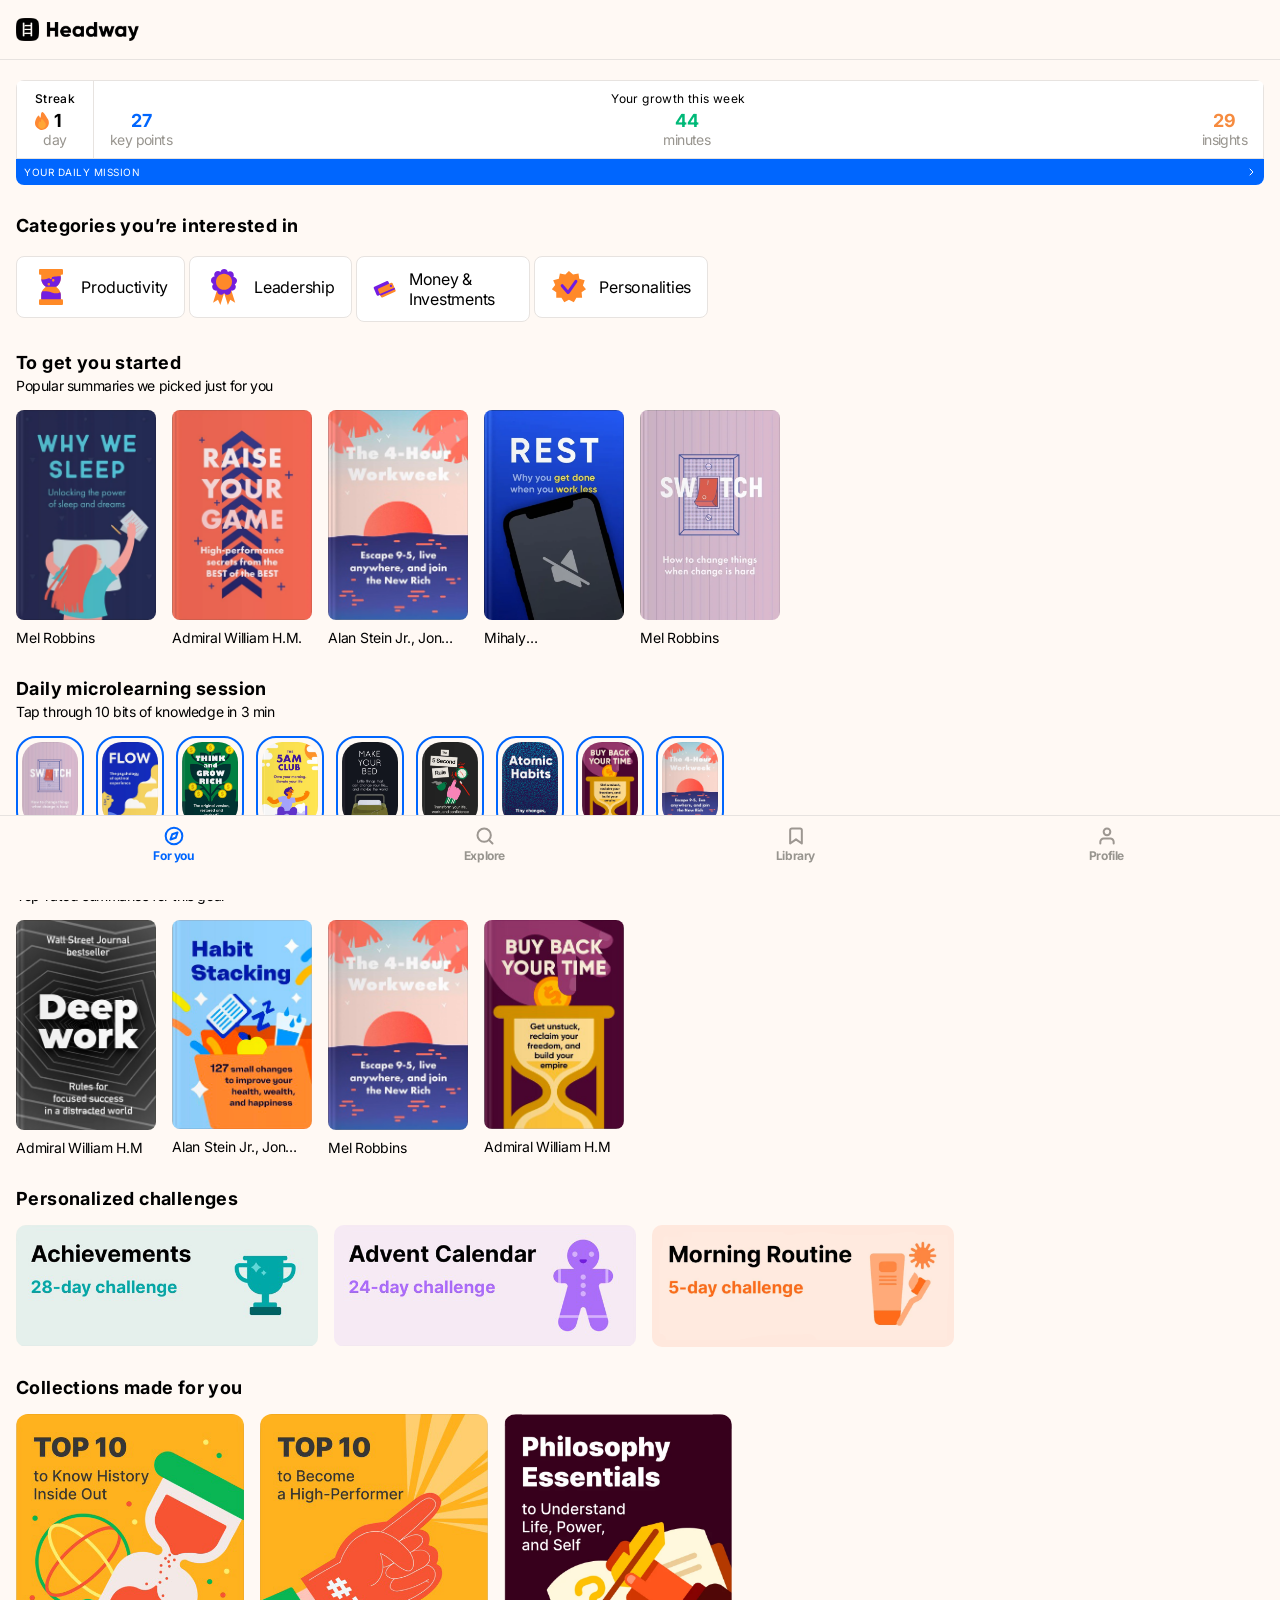
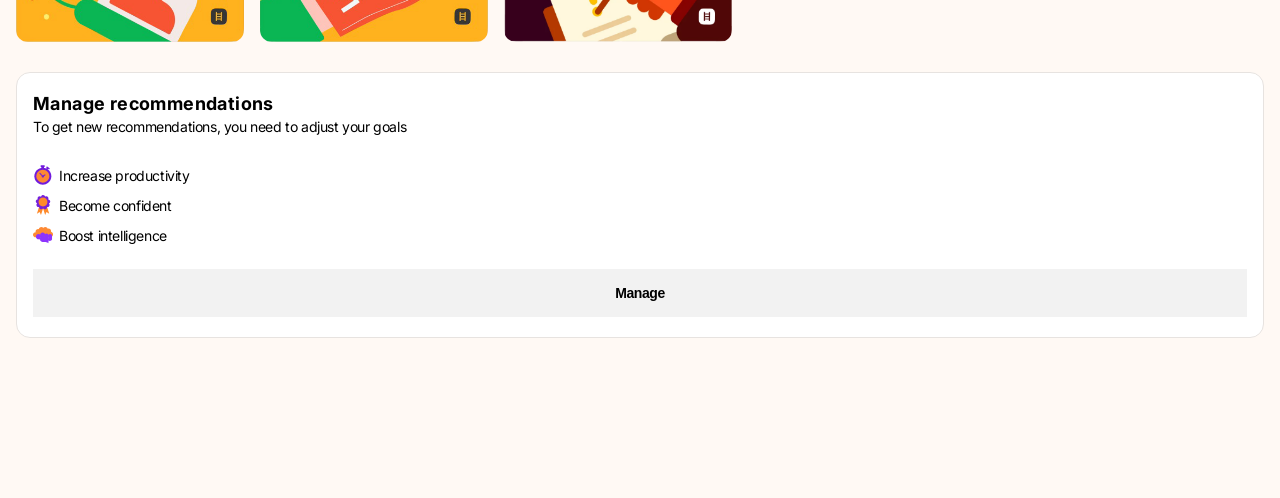
<file: index.html>
<!DOCTYPE html>
<html lang="en">
<head>
  <meta charset="UTF-8">
  <meta name="viewport" content="width=device-width, initial-scale=1.0">
  <title>headway</title>
  <script src="https://code.jquery.com/jquery-3.7.1.js" integrity="sha256-eKhayi8LEQwp4NKxN+CfCh+3qOVUtJn3QNZ0TciWLP4=" crossorigin="anonymous"></script>
  <script src="js/js_common.js" defer></script>
  <script src="js/js_index.js" defer></script>
  <link rel="stylesheet" href="css/page/index.css">
</head>
<body>
  <div id="wrap">
    <!-- header -->
    <header id="header">
      <div class="inner">
        <h1>
          <a href="index.html">
            <img src="img/logo.png" alt="headaway logo">
          </a>
        </h1>
      </div>
    </header>
    <!-- container -->
    <div id="contaienr">
      <section class="sec1">
        <div class="inner">
          <h2 class="ir_pm">current state</h2>
          <div class="growth-box">
            <div class="week-growth">
              <div class="streak">
                <p class="title">Streak</p>
                <div class="num-box">
                  <span class="fire-icon"></span>
                  <p class="num">1</p>
                </div>
                <p class="txt">day</p>
              </div>
              <div class="state">
                <p class="title">Your growth this week</p>
                <ul>
                  <li>
                    <p class="num">27</p>
                    <p class="txt">key points</p>
                  </li>
                  <li>
                    <p class="num">44</p>
                    <p class="txt">minutes</p>
                  </li>
                  <li>
                    <p class="num">29</p>
                    <p class="txt">insights</p>
                  </li>
                </ul>
              </div>
            </div>
            <div class="daily-growth">
              <a href="#">
                <span class="txt">YOUR DAILY MISSION</span>
                <img class="arrow-btn" src="img/icon/right-arrow-white.svg" alt="goto">
              </a>
            </div>
          </div>
        </div>
      </section>
      <section class="sec2">
        <div class="inner slider">
          <h2>Categories you’re interested in</h2>
          <div class="frame">
            <ul class="category-slider">
              <li>
                <a href="sub1.html">
                  <span class="icon"></span>
                  <span class="txt">Productivity</span>
                </a>
              </li>
              <li>
                <a href="sub1.html">
                  <span class="icon"></span>
                  <span class="txt">Leadership</span>
                </a>
              </li>
              <li>
                <a href="sub1.html">
                  <span class="icon"></span>
                  <span class="txt">Money & Investments</span>
                </a>
              </li>
              <li>
                <a href="sub1.html">
                  <span class="icon"></span>
                  <span class="txt">Personalities</span>
                </a>
              </li>
            </ul>
          </div>
        </div>
      </section>
      <section class="sec3">
        <div class="inner slider">
          <h2>To get you started</h2>
          <p class="sub-title">Popular summaries we picked just for you </p>
          <div class="frame">
            <ul>
              <li>
                <a href="#">
                  <img src="img/bookcover/bookcover0.png" alt="why we sleep">
                  <p class="book-writer">Mel Robbins</p>
                </a>
              </li>
              <li>
                <a href="#">
                  <img src="img/bookcover/bookcover1.png" alt="raise your game">
                  <p class="book-writer">Admiral William H.M.</p>
                </a>
              </li>
              <li>
                <a href="#">
                  <img src="img/bookcover/bookcover12.png" alt="the 4 hour workweek">
                  <p class="book-writer">Alan Stein Jr., Jon Stern</p>
                </a>
              </li>
              <li>
                <a href="#">
                  <img src="img/bookcover/bookcover3.png" alt="rest">
                  <p class="book-writer">Mihaly Csikszentmihalyi</p>
                </a>
              </li>
              <li>
                <a href="#">
                  <img src="img/bookcover/bookcover4.png" alt="switch">
                  <p class="book-writer">Mel Robbins</p>
                </a>
              </li>
            </ul>
          </div>
        </div>
      </section>
      <section class="sec4">
        <div class="inner slider">
          <h2>Daily microlearning session</h2>
          <p class="sub-title">Tap through 10 bits of knowledge in 3 min</p>
          <div class="frame">
            <ul>
              <li>
                <a href="#">
                  <img src="img/bookcover/bookcover4.png" alt="switch">
                </a>
              </li>
              <li>
                <a href="#">
                  <img src="img/bookcover/bookcover5.png" alt="flow">
                </a>
              </li>
              <li>
                <a href="#">
                  <img src="img/bookcover/bookcover6.png" alt="think and grow rich">
                </a>
              </li>
              <li>
                <a href="#">
                  <img src="img/bookcover/bookcover7.png" alt="the 5AM club">
                </a>
              </li>
              <li>
                <a href="#">
                  <img src="img/bookcover/bookcover8.png" alt="make your bed">
                </a>
              </li>
              <li>
                <a href="#">
                  <img src="img/bookcover/bookcover9.png" alt="the 5 seconds rule">
                </a>
              </li>
              <li>
                <a href="#">
                  <img src="img/bookcover/bookcover10.png" alt="atomic habits">
                </a>
              </li>
              <li>
                <a href="#">
                  <img src="img/bookcover/bookcover11.png" alt="buy back your time">
                </a>
              </li>
              <li>
                <a href="#">
                  <img src="img/bookcover/bookcover12.png" alt="the 4 hour workweek">
                </a>
              </li>
            </ul>
          </div>
        </div>
      </section>
      <section class="sec5">
        <div class="inner slider">
          <h2>To increase productivity</h2>
          <p class="sub-title">Top-rated summaries for this goal</p>
          <div class="frame">
            <ul>
              <li>
                <a href="#">
                  <img src="img/bookcover/bookcover14.png" alt="deep work">
                  <p class="book-writer">Admiral William H.M</p>
                </a>
              </li>
              <li>
                <a href="#">
                  <img src="img/bookcover/bookcover13.png" alt="habit stacking">
                  <p class="book-writer">Alan Stein Jr., Jon Stern</p>
                </a>
              </li>
              <li>
                <a href="#">
                  <img src="img/bookcover/bookcover12.png" alt="the 4 hour workweek">
                  <p class="book-writer">Mel Robbins</p>
                </a>
              </li>
              <li>
                <a href="#">
                  <img src="img/bookcover/bookcover11.png" alt="buy back your time">
                  <p class="book-writer">Admiral William H.M</p>
                </a>
              </li>
            </ul>
          </div>
        </div>
      </section>
      <section class="sec6">
        <div class="inner slider">
          <h2>Personalized challenges</h2>
          <div class="frame">
            <ul>
              <li>
                <a href="#">
                  <img src="img/banner/personalize_banner0.png" alt="achievements">
                </a>
              </li>
              <li>
                <a href="#">
                  <img src="img/banner/personalize_banner1.png" alt="advent calendar">
                </a>
              </li>
              <li>
                <a href="#">
                  <img src="img/banner/personalize_banner2.png" alt="morning routine">
                </a>
              </li>
            </ul>
          </div>
        </div>
      </section>
      <section class="sec7">
        <div class="inner slider">
          <h2>Collections made for you</h2>
          <div class="frame">
            <ul>
              <li>
                <a href="#">
                  <img src="img/banner/collection_banner0.png" alt="top10 to know history inside out">
                </a>
              </li>
              <li>
                <a href="#">
                  <img src="img/banner/collection_banner1.png" alt="top10 to become a high-performer">
                </a>
              </li>
              <li>
                <a href="#">
                  <img src="img/banner/collection_banner2.png" alt="philosophy essentials to understand life, power, and self">
                </a>
              </li>
            </ul>
          </div>
        </div>
      </section>
      <section class="sec8">
        <div class="inner">
          <div class="manage-box">
            <h2>Manage recommendations</h2>
            <p class="sub-title">To get new recommendations, you need to adjust your goals</p>
            <ul>
              <li>
                <span class="icon"></span>
                <span class="txt">Increase productivity</span>
              </li>
              <li>
                <span class="icon"></span>
                <span class="txt">Become confident</span>
              </li>
              <li>
                <span class="icon"></span>
                <span class="txt">Boost intelligence</span>
              </li>
            </ul>
            <button>Manage</button>
          </div>
        </div>
      </section>
    </div>
    <!-- tab-bar -->
    <div id="tab-bar"></div>
  </div>
</body>
</html>
</file>
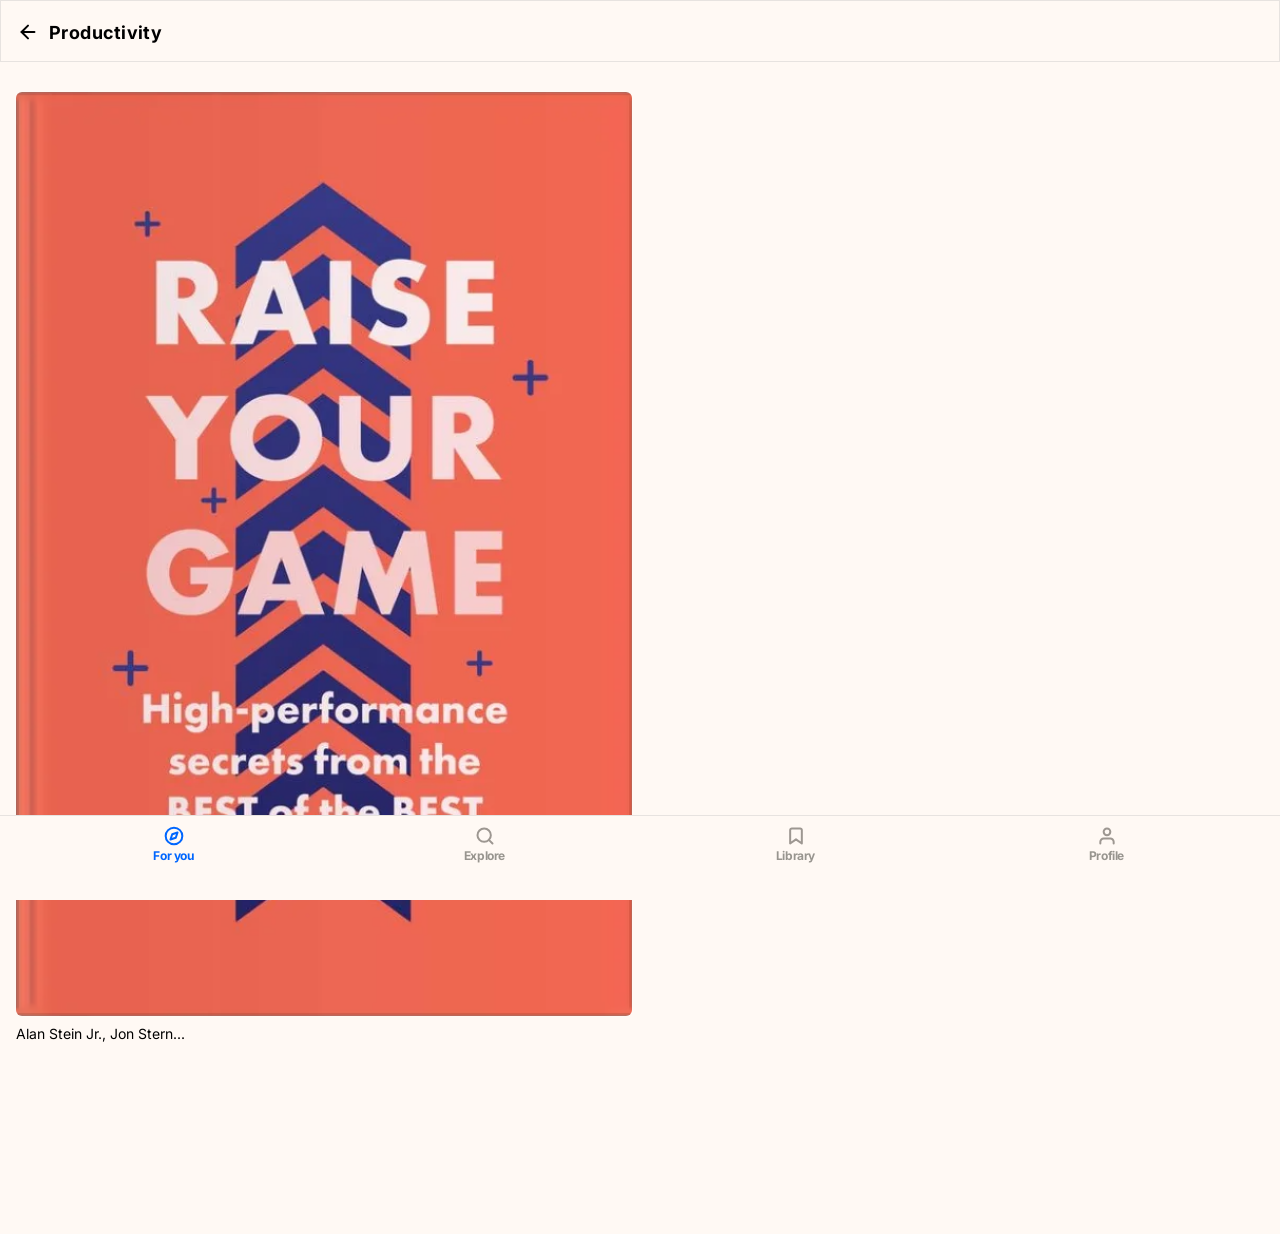
<file: sub1.html>
<!DOCTYPE html>
<html lang="en">
<head>
  <meta charset="UTF-8">
  <meta name="viewport" content="width=device-width, initial-scale=1.0">
  <title>productivity</title>
  <script src="https://code.jquery.com/jquery-3.7.1.js" integrity="sha256-eKhayi8LEQwp4NKxN+CfCh+3qOVUtJn3QNZ0TciWLP4=" crossorigin="anonymous"></script>
  <script src="js/js_common.js" defer></script>
  <script src="js/js_sub1.js" defer></script>
  <link rel="stylesheet" href="css/page/sub1.css">
</head>
<body>
  <div id="wrap">
    <!-- header -->
    <header id="header">
      <div class="inner">
        <h1>
          <a href="index.html">
            <img src="img/icon/arrow-left.svg" alt="back">
            <span>Productivity</span>
          </a>
        </h1>
      </div>
    </header>
    <!-- container -->
    <div id="container">
      <section class="sec1">
        <div class="inner">
          <h2 class="ir_pm">productivity books</h2>
          <ul>
            <li>
              <a href="#">
                <img src="img/bookcover/bookcover1.png" alt="raise your game">
                <p class="book-writer">Alan Stein Jr., Jon Stern...</p>
              </a>
            </li>
          </ul>
        </div>
      </section>
    </div>
    <!-- tab-bar -->
    <div id="tab-bar"></div>
    <!-- popup section -->
    <div class="popup-back"></div>
    <div id="popup">
      <div class="popup-inner">
        <div class="info-box">
          <span class="close-btn"><img src="img/icon/close.svg" alt="close"></span>
          <div class="book-info">
            <img src="img/bookcover/bookcover1.png" alt="cover">
            <h2>SUMMARY</h2>
            <p class="book-name">Raise Your Game</p>
            <p class="writer">Alan Stein Jr., Jon Sternfeld</p>
            <ul class="info">
              <li>
                <span class="icon"></span>
                <span class="txt">10 key points</span>
              </li>
              <li>
                <span class="icon"></span>
                <span class="txt">14 min</span>
              </li>
              <li>
                <span class="icon"></span>
                <span class="txt">10 insights</span>
              </li>
            </ul>
          </div>
          <ul class="btn-box">
            <li><img src="img/icon/share.svg" alt="share"></li>
            <li><img src="img/icon/download.svg" alt="download"></li>
            <li><img src="img/icon/bookmark.svg" alt="bookmark"></li>
          </ul>
        </div>
        <div class="summary-box">
          <p class="title">What’s inside?</p>
          <p class="txt-con">Discover the secrets to unlocking high performance in your personal and professional life, and shape your path towards success.</p>
        </div>
        <div class="learn-box">
          <div class="learn-inner">
            <div class="title">You’ll learn</div>
            <ul>
              <li>
                <span class="check-icon"></span>
                <span class="txt">Harnessing passion to fuel success</span>
              </li>
              <li>
                <span class="check-icon"></span>
                <span class="txt">The power of consistent practice</span>
              </li>
              <li>
                <span class="check-icon"></span>
                <span class="txt">Building an effective team culture</span>
              </li>
              <li>
                <span class="check-icon"></span>
                <span class="txt">Leadership through character and trust</span>
              </li>
            </ul>
          </div>
        </div>
        <div class="keypoints-box">
          <div class="title">Key points</div>
          <ul>
            <li>
              <a href="#">
                <span class="num">1</span>
                <div class="txt-box">
                  <p class="txt">Self-awareness helps us to utilize our strengths and manage our
                    weaknesses</p>
                  <span class="arrow-btn"><img src="img/icon/arrow-right.svg" alt="more"></span>
                </div>
              </a>
            </li>
            <li>
              <a href="#">
                <span class="num">2</span>
                <div class="txt-box">
                  <p class="txt">The power of passion</p>
                  <span class="arrow-btn"><img src="img/icon/arrow-right.svg" alt="more"></span>
                </div>
              </a>
            </li>
            <li>
              <a href="#">
                <span class="num">3</span>
                <div class="txt-box">
                  <p class="txt">Success isn’t accidental, it’s built by habit</p>
                  <span class="arrow-btn"><img src="img/icon/arrow-right.svg" alt="more"></span>
                </div>
              </a>
            </li>
            <li>
              <a href="#">
                <span class="num">4</span>
                <div class="txt-box">
                  <p class="txt">Growth is a continuous process</p>
                  <span class="arrow-btn"><img src="img/icon/arrow-right.svg" alt="more"></span>
                </div>
              </a>
            </li>
          </ul>
        </div>
        <div class="writer-info">
          <div class="title">About Alan Stein Jr., Jon Sternfeld</div>
          <p class="txt">Alan Stein Jr., a speaker and former performance coach for elite basketball players, teams up with Jon Sternfeld, a New York-based author of sixteen books, including several New York Times Bestsellers.</p>
        </div>
        <div class="get-fullbook">
          <p class="caution-txt">
            This content is for educational purposes only and not intended as medical advice. Please note that this summary may contain opinions that don’t reflect our own. Also, it may not be endorsed by the author or affiliated with the publisher. For more information, <a href="#">click here</a>
          </p>
          <a href="#" class="goto-btn">
            <span class="icon"></span>
            <span class="txt">Get the full book</span>
          </a>
        </div>
        <div class="category">
          <div class="title">Explore categories</div>
          <div class="category-card">
            <span class="icon"></span>
            <span class="txt">Productivity</span>
          </div>
        </div>
        <div class="button-box">
          <a href="#" class="read-btn">
            <span class="icon"></span>
            <span class="txt">Read</span>
          </a>
          <a href="sub2.html" class="listen-btn">
            <span class="icon"></span>
            <span class="txt">Listen</span>
          </a>
        </div>
      </div>
    </div>
  </div>
</body>
</html>
</file>
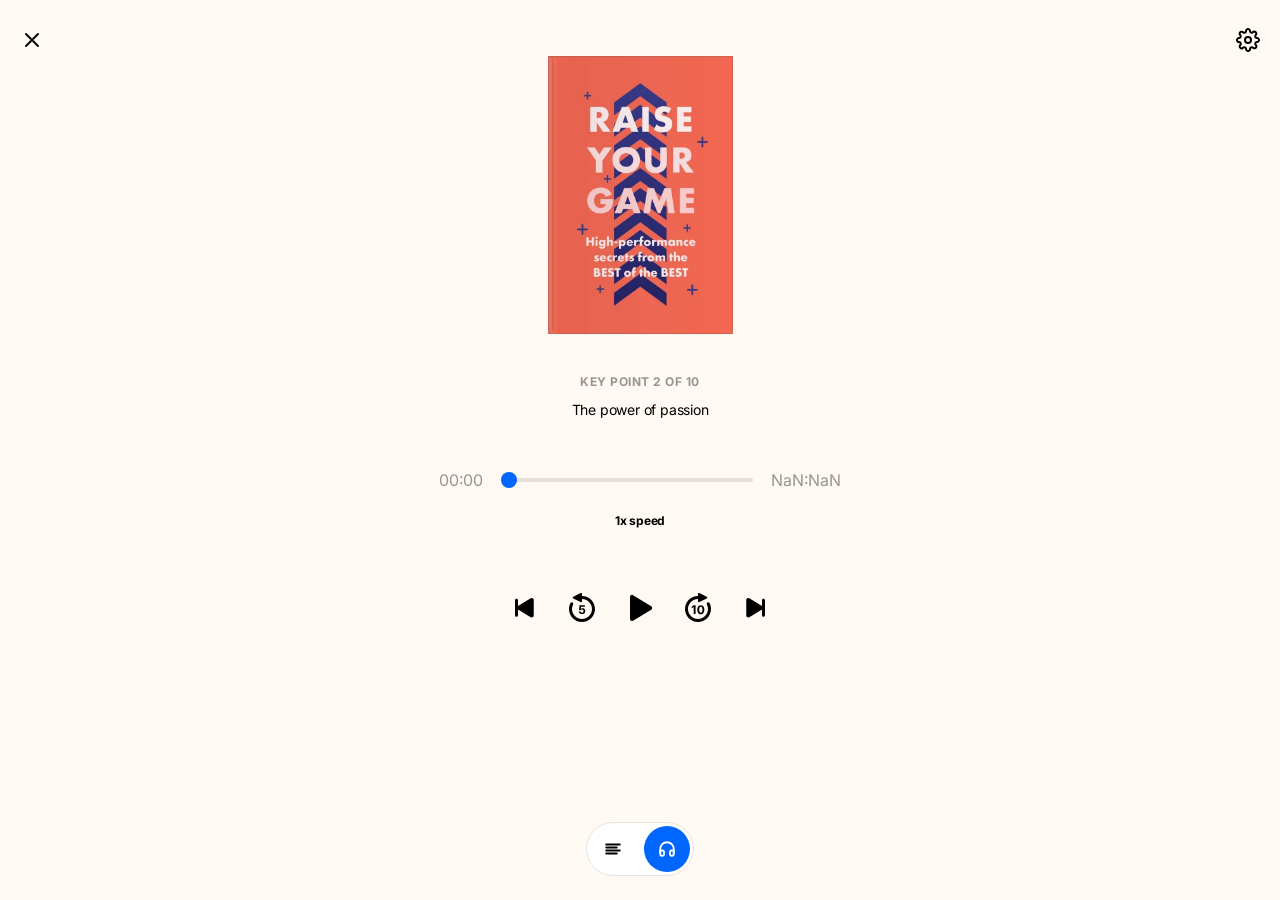
<file: sub2.html>
<!DOCTYPE html>
<html lang="en">
<head>
  <meta charset="UTF-8">
  <meta name="viewport" content="width=device-width, initial-scale=1.0">
  <title>listen</title>
  <script src="js/js_sub2.js" defer></script>
  <link rel="stylesheet" href="css/page/sub2.css">
</head>
<body>
  <div id="wrap">
    <h1 class="ir_pm">The power of passion audio</h1>
    <div class="btns">
      <a href="index.html" class="close-btn"><img src="img/icon/close.svg" alt="close"></a>
      <span class="setting-btn"><img src="img/icon/settings.svg" alt="setting"></span>
    </div>
    <div class="book-info">
      <img src="img/bookcover/bookcover1.png" alt="raise your game">
      <h2>KEY POINT 2 OF 10</h2>
      <p class="book-name">The power of passion</p>
    </div>
    <div class="progress-bar">
      <span class="current-time">00:00</span>
      <input type="range" min="1" max="100" value="0">
      <span class="total-time">01:01</span>
    </div>
    <div class="spped">1x speed</div>
    <div class="state-btn">
      <span class="btn back"><img src="img/icon/skip.svg" alt="back"></span>
      <span class="btn rewind"><img src="img/icon/rewind.svg" alt="5seconds rewind"></span>
      <span class="btn pause-play"><img src="img/icon/play.svg" alt="pause"></span>
      <span class="btn fast-forward"><img src="img/icon/fast-forward.svg" alt="10seconds fast forward"></span>
      <span class="btn prev"><img src="img/icon/skip.svg" alt="prev"></span>
    </div>
    <div class="toggle-btn">
      <div class="inner">
        <a href="#" class="read-btn"><img src="img/icon/align-left.svg" alt="read goto"></a>
        <a href="#" class="listen-btn"><img src="img/icon/headphones.svg" alt="listen goto"></a>
      </div>
    </div>
    <div class="popup-back"></div>
    <div class="setting-popup">
      <div class="popup-inner">
        <div class="speed">
          <p class="title">Playback speed</p>
          <div class="speed-options">
            <input type="radio" name="speed" id="speed1" value="0.8">
            <label for="speed1">0.8x</label>
            <input type="radio" name="speed" id="speed2" value="1" checked>
            <label for="speed2">Normal</label>
            <input type="radio" name="speed" id="speed3" value="1.2">
            <label for="speed3">1.2x</label>
            <input type="radio" name="speed" id="speed4" value="1.5">
            <label for="speed4">1.5x</label>
          </div>
        </div>
        <div class="narrator">
          <p class="title">Choose a narrator</p>
          <p class="sub-title">You can change it anytime</p>
          <div class="narrator-option">
            <input type="radio" name="narrator" id="narrator1" value="paul" checked>
            <label for="narrator1">
              <span class="name">Paul</span>
              <span class="dot"></span>
              <span class="gender">Male</span>
              <span class="dot last-dot"></span>
              <span class="featured">Featured</span>
            </label>
            <input type="radio" name="narrator" id="narrator2" value="Sophie">
            <label for="narrator2">
              <span class="name">Sophie</span>
              <span class="dot"></span>
              <span class="gender">Female</span>
              <span class="dot last-dot"></span>
              <span class="featured">Featured</span>
            </label>
          </div>
        </div>
        <button>Continue</button>
      </div>
    </div>
  </div>
</body>
</html>
</file>
<file: css/page/index.css>
@import url("../common/reset.css");
@import url("../common/tab-bar.css");
@import url("../container/indexContainer.css");
</file>
<file: css/page/sub1.css>
@import url("../common/reset.css");
@import url("../common/tab-bar.css");
@import url("../container/sub1Container.css");
</file>
<file: css/page/sub2.css>
@import url("../common/reset.css");
@import url("../common/tab-bar.css");
@import url("../container/sub2Container.css");
</file>
